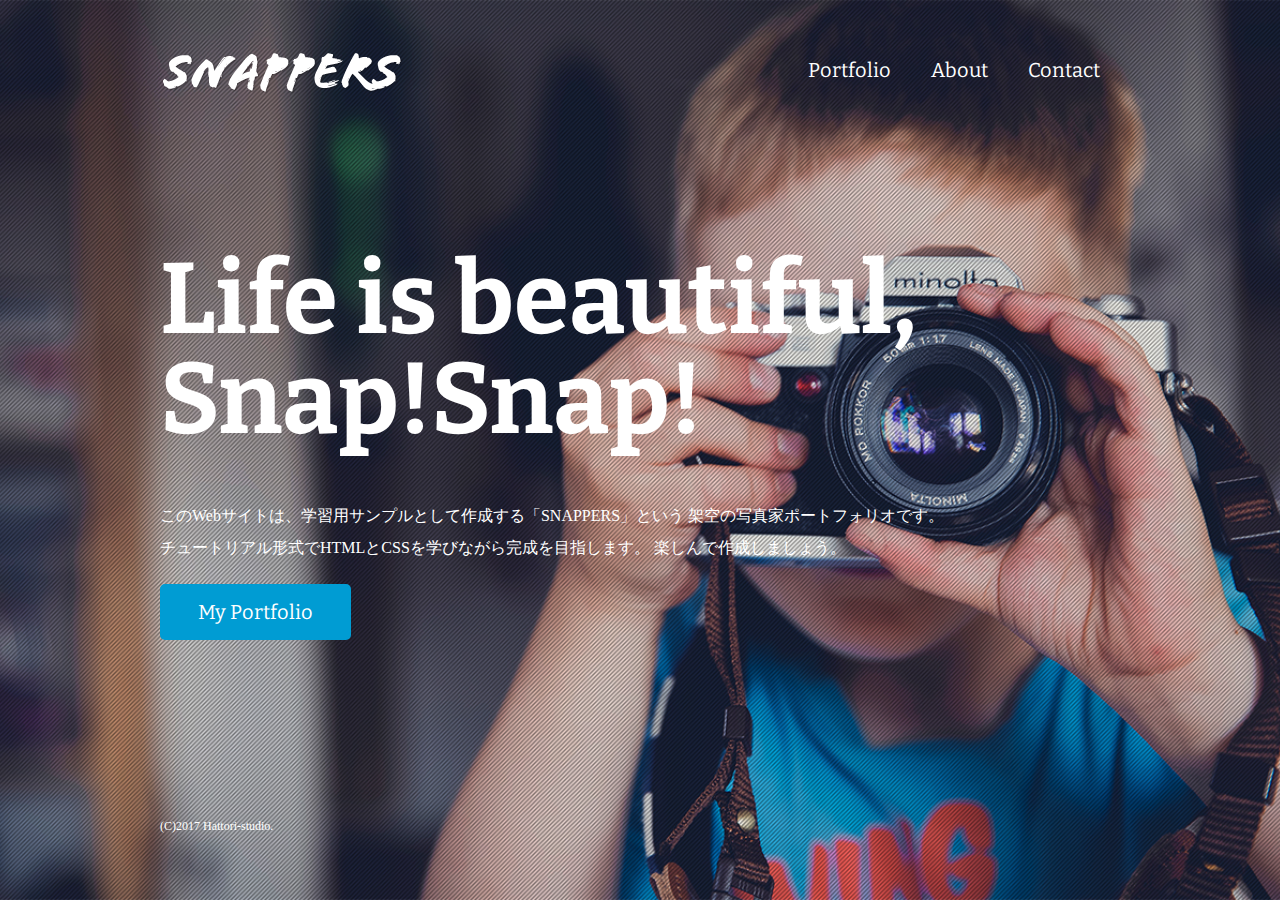
<file: snappers/no_10/index.html>
<!DOCTYPE html>
<html>
<head>
  <meta charset="UTF-8">
  <title>風景写真家「SNAPPERS」Official Website</title>
  <link href="https://fonts.googleapis.com/css?family=Bitter:400,700&display=swap" rel="stylesheet">
  <link href="./css/style.css" rel="stylesheet">
</head>
  <body id="index">
    <!-- header始まり -->
    <header>
      <div class="logo">
            <a href="./index.html"><img src="./images/logo.png" alt="SNAPPERS"></a>
      </div>
      <nav>
        <ul class="global-nav">
          <li><a href="./portfolio.html">Portfolio</a></li>
          <li><a href="./about.html">About</a></li>
          <li><a href="./contact.html">Contact</a></li>
        </ul>
      </nav>
  </header>
  <!-- header終わり -->
    <div id="wrap">
      <div class="content">
        <h1>Life is beautiful, Snap!Snap!</h1>
        <p>このWebサイトは、学習用サンプルとして作成する「SNAPPERS」という
          架空の写真家ポートフォリオです。<br>チュートリアル形式でHTMLとCSSを学びながら完成を目指します。
          楽しんで作成しましょう。</p>
        <p class="btn"><a href="./portfolo.html">My Portfolio</a></p>
      </div>
    </div>
    <footer>
    <small>(C)2017 Hattori-studio.</small>
  </footer>
  </body>
</html>
</file>
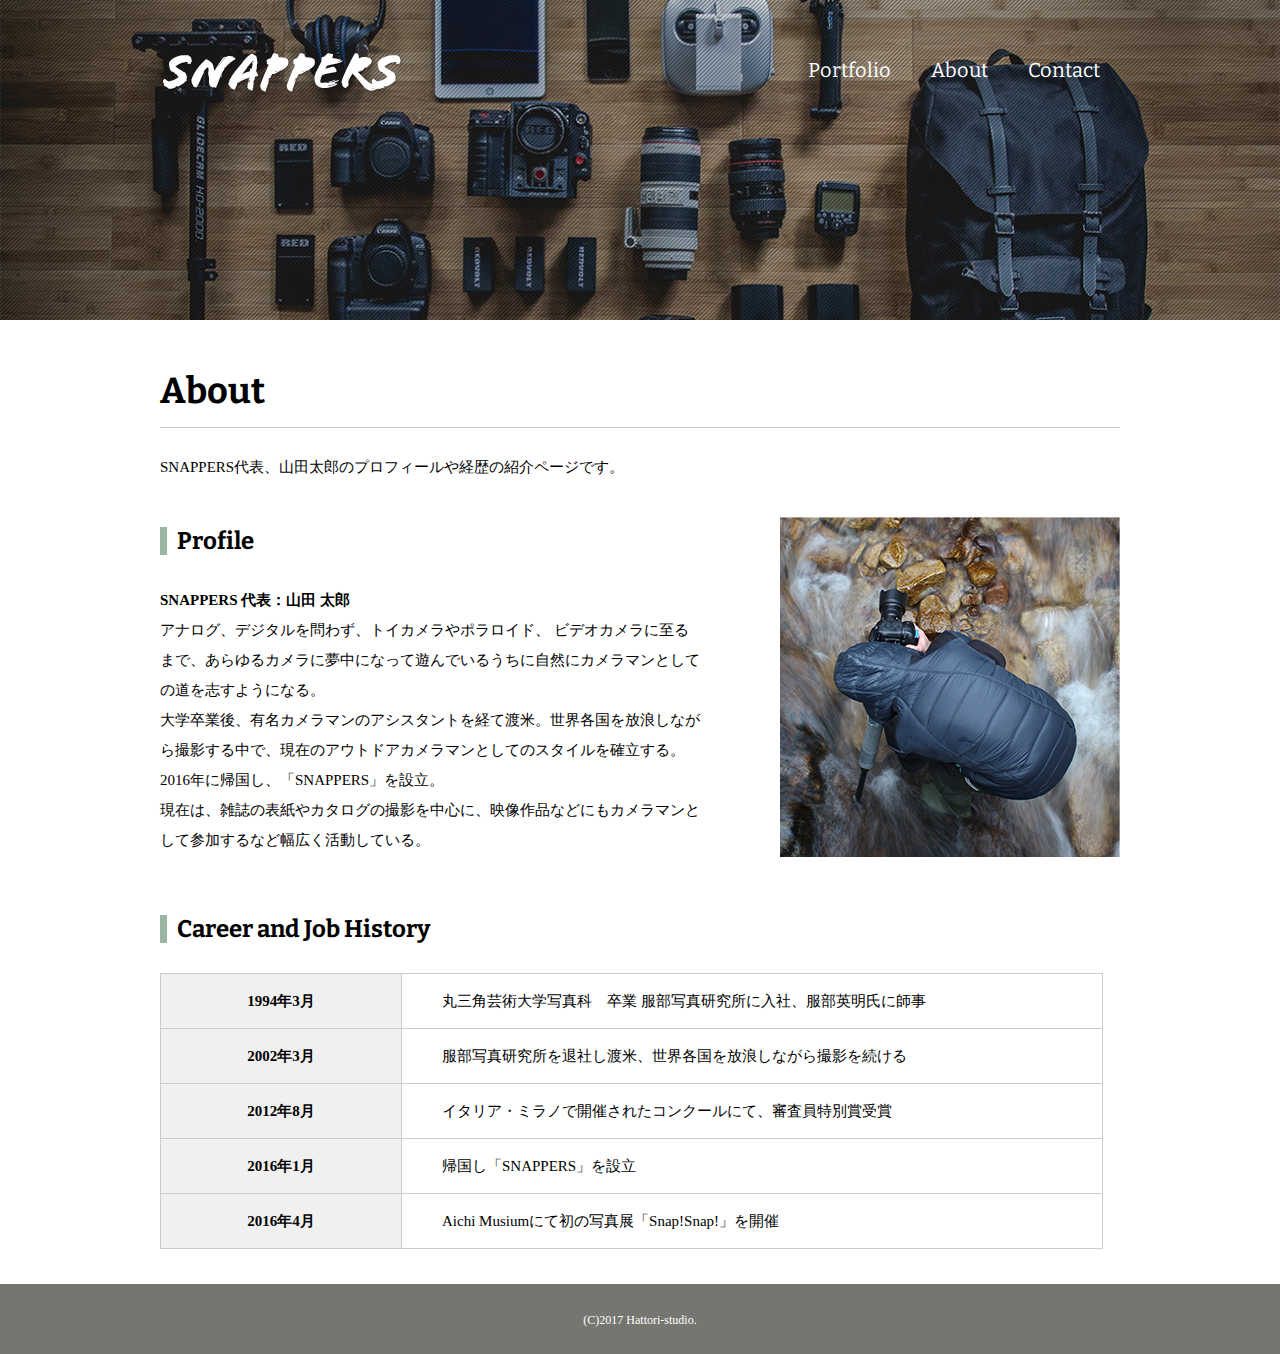
<file: snappers/no_10/about.html>
<!DOCTYPE html>
<html>
<head>
  <meta charset="UTF-8">
  <title>About｜風景写真家「SNAPPERS」</title>
  <link href="https://fonts.googleapis.com/css?family=Bitter:400,700&display=swap" rel="stylesheet">
  <link href="./css/style.css" rel="stylesheet">
</head>
  <body id="about">
    <!-- header始まり -->
    <header>
      <div class="logo">
            <a href="./index.html"><img src="./images/logo.png" alt="SNAPPERS"></a>
      </div>
      <nav>
        <ul class="global-nav">
          <li><a href="./portfolo.html">Portfolio</a></li>
          <li><a href="./about.html">About</a></li>
          <li><a href="./contact.html">Contact</a></li>
        </ul>
      </nav>
  </header>
  <!-- header終わり -->
    <div id="wrap">
      <div class="content">
        <div class="main-center">
          <h1>About</h1>
          <p>SNAPPERS代表、山田太郎のプロフィールや経歴の紹介ページです。</p>
          <section class="profile clearfix">
            <div class="profile-txt">
              <h2 class="icon">Profile</h2>
              <p><span>SNAPPERS 代表：山田 太郎</span><br>アナログ、デジタルを問わず、トイカメラやポラロイド、
                ビデオカメラに至るまで、あらゆるカメラに夢中になって遊んでいるうちに自然にカメラマンとしての道を志すようになる。
                <br>大学卒業後、有名カメラマンのアシスタントを経て渡米。世界各国を放浪しながら撮影する中で、現在のアウトドアカメラマンとしてのスタイルを確立する。
                2016年に帰国し、「SNAPPERS」を設立。<br>現在は、雑誌の表紙やカタログの撮影を中心に、映像作品などにもカメラマンとして参加するなど幅広く活動している。
              </p>
            </div>
            <img src="./images/about-profile.png" alt="山田太郎プロフィール画像" class="profile-image">
          </section>
          <section class="career">
            <h2 class="icon">Career and Job History</h2>
            <table>
              <tr>
                <th>1994年3月</th>
                <td>丸三角芸術大学写真科　卒業
                服部写真研究所に入社、服部英明氏に師事</td>
              </tr>
              <tr>
                <th>2002年3月</th>
                <td>服部写真研究所を退社し渡米、世界各国を放浪しながら撮影を続ける</td>
              </tr>
              <tr>
                <th>2012年8月</th>
                <td>イタリア・ミラノで開催されたコンクールにて、審査員特別賞受賞</td>
              </tr>
              <tr>
                <th>2016年1月</th>
                <td>帰国し「SNAPPERS」を設立</td>
              </tr>
              <tr>
                <th>2016年4月</th>
                <td>Aichi Musiumにて初の写真展「Snap!Snap!」を開催</td>
              </tr>
            </table>
        </div>
      </div>
    </div>
    <footer>
    <small>(C)2017 Hattori-studio.</small>
  </footer>
  </body>
</html>
</file>
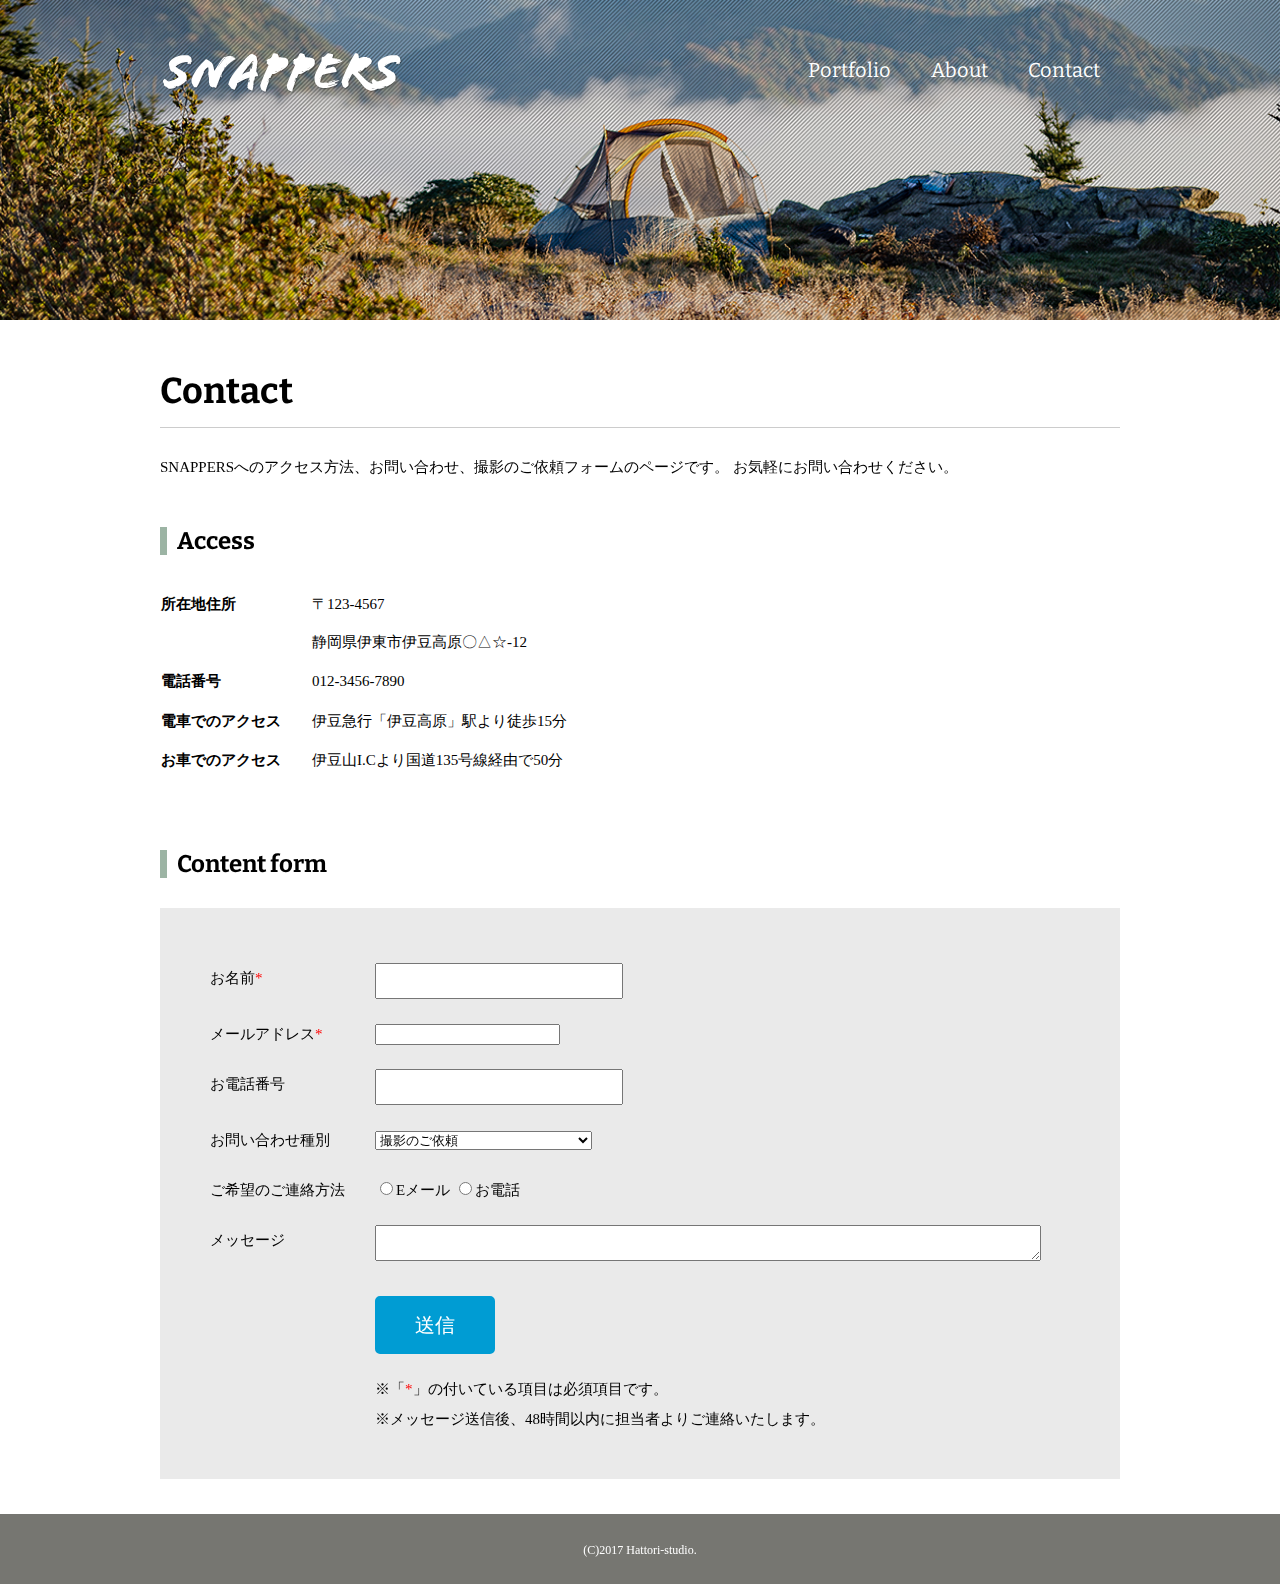
<file: snappers/no_10/contact.html>
<!DOCTYPE html>
<html>
<head>
  <meta charset="UTF-8">
  <title>Contact|風景写真家「SANPPERS」</title>
  <link href="https://fonts.googleapis.com/css?family=Bitter:400,700&display=swap" rel="stylesheet">
  <link href="./css/style.css" rel="stylesheet">
</head>
  <body id="contact">
    <!-- header始まり -->
    <header>
      <div class="logo">
            <a href="./index.html"><img src="./images/logo.png" alt="SNAPPERS"></a>
      </div>
      <nav>
        <ul class="global-nav">
          <li><a href="./portfolo.html">Portfolio</a></li>
          <li><a href="./about.html">About</a></li>
          <li><a href="./contact.html">Contact</a></li>
        </ul>
      </nav>
  </header>
  <!-- header終わり -->
    <div id="wrap">
      <div class="content">
        <div class="main-center">
          <h1>Contact</h1>
          <p>SNAPPERSへのアクセス方法、お問い合わせ、撮影のご依頼フォームのページです。
          お気軽にお問い合わせください。</p>
          <section class="access clearfix">
            <h2 class="icon">Access</h2>
            <table>
              <tr>
                <th>所在地住所</th>
                <td>〒123-4567<br>静岡県伊東市伊豆高原〇△☆-12</td>
              </tr>
              <tr>
                <th>電話番号</th>
                <td>012-3456-7890</td>
              </tr>
              <tr>
                <th>電車でのアクセス</th>
                <td>伊豆急行「伊豆高原」駅より徒歩15分</td>
              </tr>
              <tr>
                <th>お車でのアクセス</th>
                <td>伊豆山I.Cより国道135号線経由で50分</td>
              </tr>
            </table>
            <iframe src="https://www.google.com/maps/embed?pb=!1m18!1m12!1m3!1d3273.1516282199727!2d139.10599781472285!3d34.
            87753858123527!2m3!1f0!2f0!3f0!3m2!1i1024!2i768!4f13.1!3m3!1m2!1s0x6019dc91e6c93e4f%3A0xae7aa327d6680a4!2z5LyK6
            LGG6auY5Y6f6aeF!5e0!3m2!1sja!2sjp!4v1564673590695!5m2!1sja!2sjp"
            width="460" height="220" frameborder="0" style="border:0" allowfullscreen></iframe>
          </section>
          <section>
            <h2 class="icon">Content form</h2>
            <div class="form">
              <form>
                <dl>
                  <dt><span class="required">お名前</span></dt>
                  <dd><input type="text" name="name" class="name" required></dd>
                  <dt><span class="required">メールアドレス</span></dt>
                  <dd><input type="email" name="email" class="emal" required></dd>
                  <dt>お電話番号</dt>
                  <dd><input type="tel" name="tel" class="tel"></dd>
                  <dt>お問い合わせ種別</dt>
                  <dd>
                    <select name="type classtype">
                      <option value="撮影のご依頼">撮影のご依頼</option>
                      <option value="講演・各種メディア出演のご依頼">講演・各種メディア出演のご依頼</option>
                      <option value="その他お問い合わせ">その他お問い合わせ</option>
                    </select>
                  </dd>
                  <dt>ご希望のご連絡方法</dt>
                  <dd>
                    <input type="radio" name="contact" value="Eメール">Eメール
                    <input type="radio" name="contact" value="お電話">お電話
                  </dd>
                  <dt>メッセージ</dt>
                  <dd><textarea name="message" class="message"></textarea></dd>
                </dl>
                <button type="submit" name="btn">送信</button>
              </form>
              <div class="attention">
                <p>※「<span class="required"></span>」の付いている項目は必須項目です。<br>
                ※メッセージ送信後、48時間以内に担当者よりご連絡いたします。</p>
              </div>
            </div>
          </section>
        </div>
      </div>
    </div>
    <footer>
    <small>(C)2017 Hattori-studio.</small>
  </footer>
  </body>
</html>
</file>
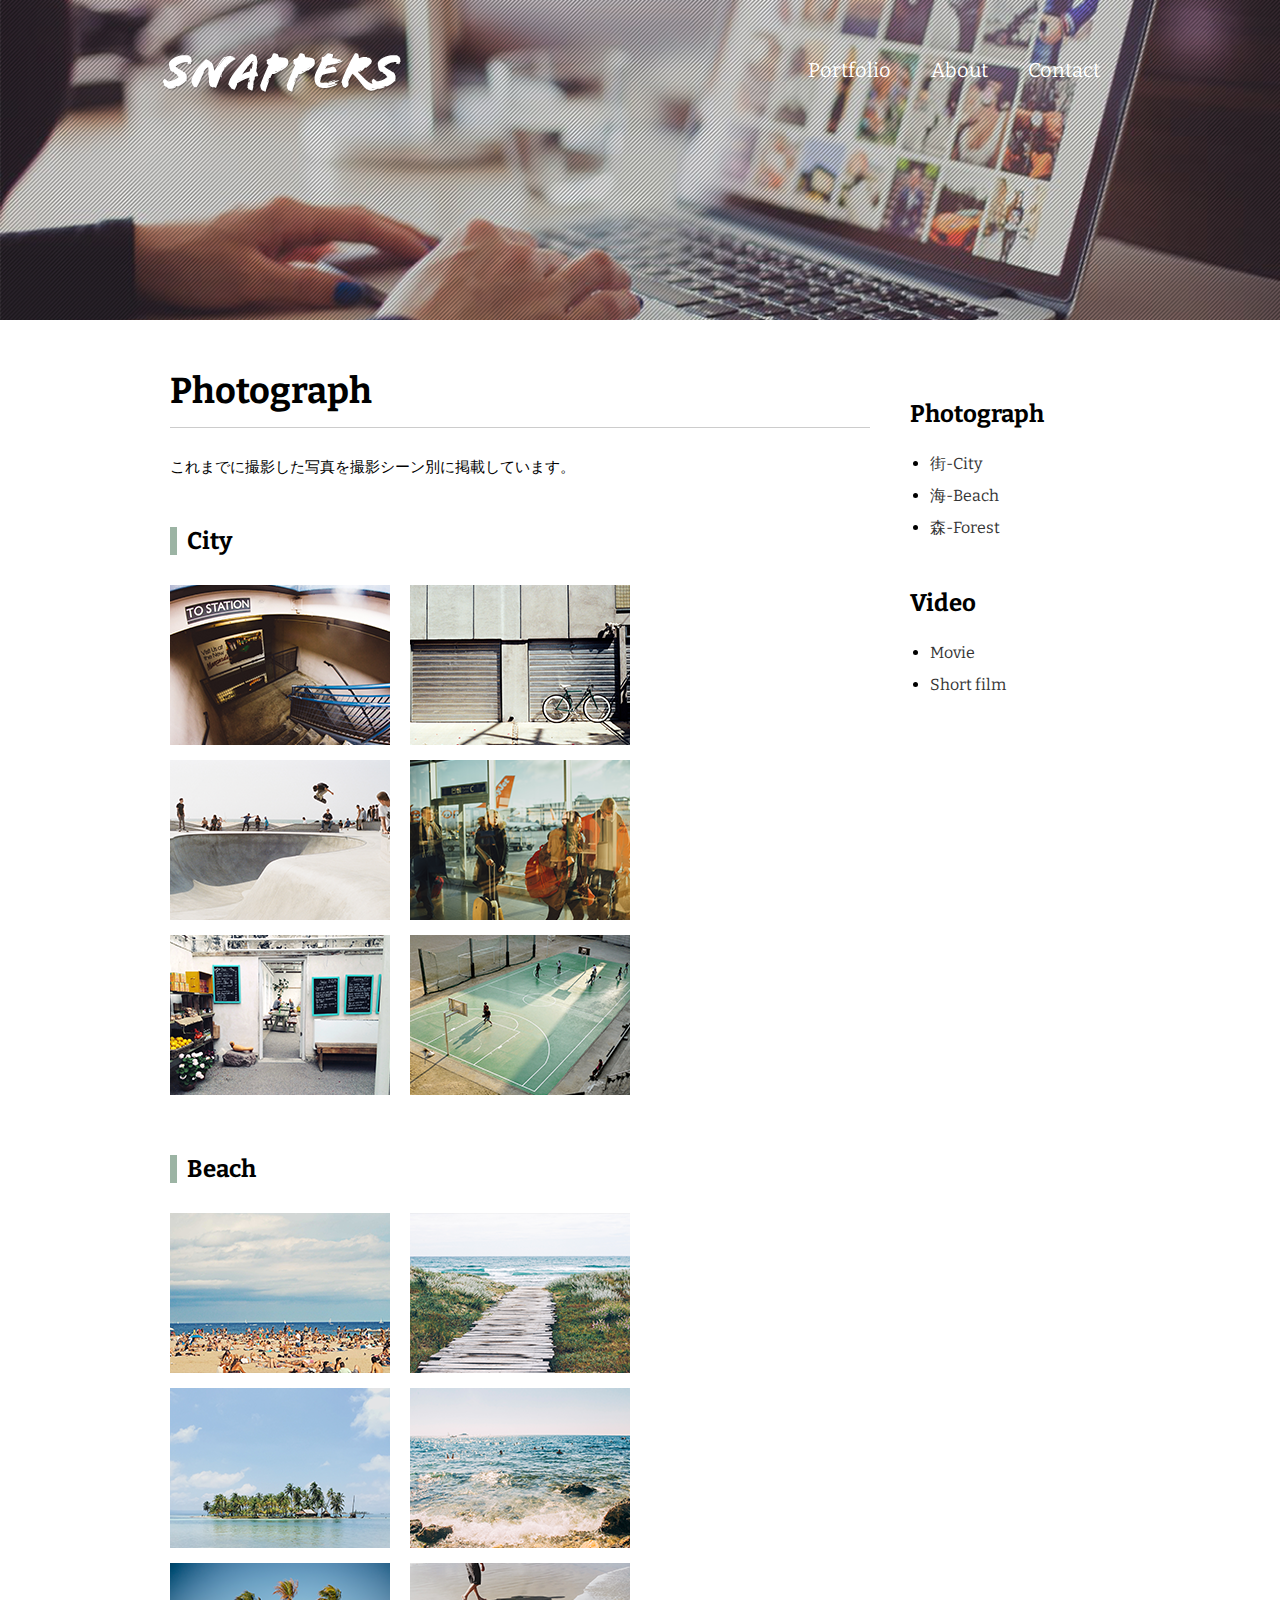
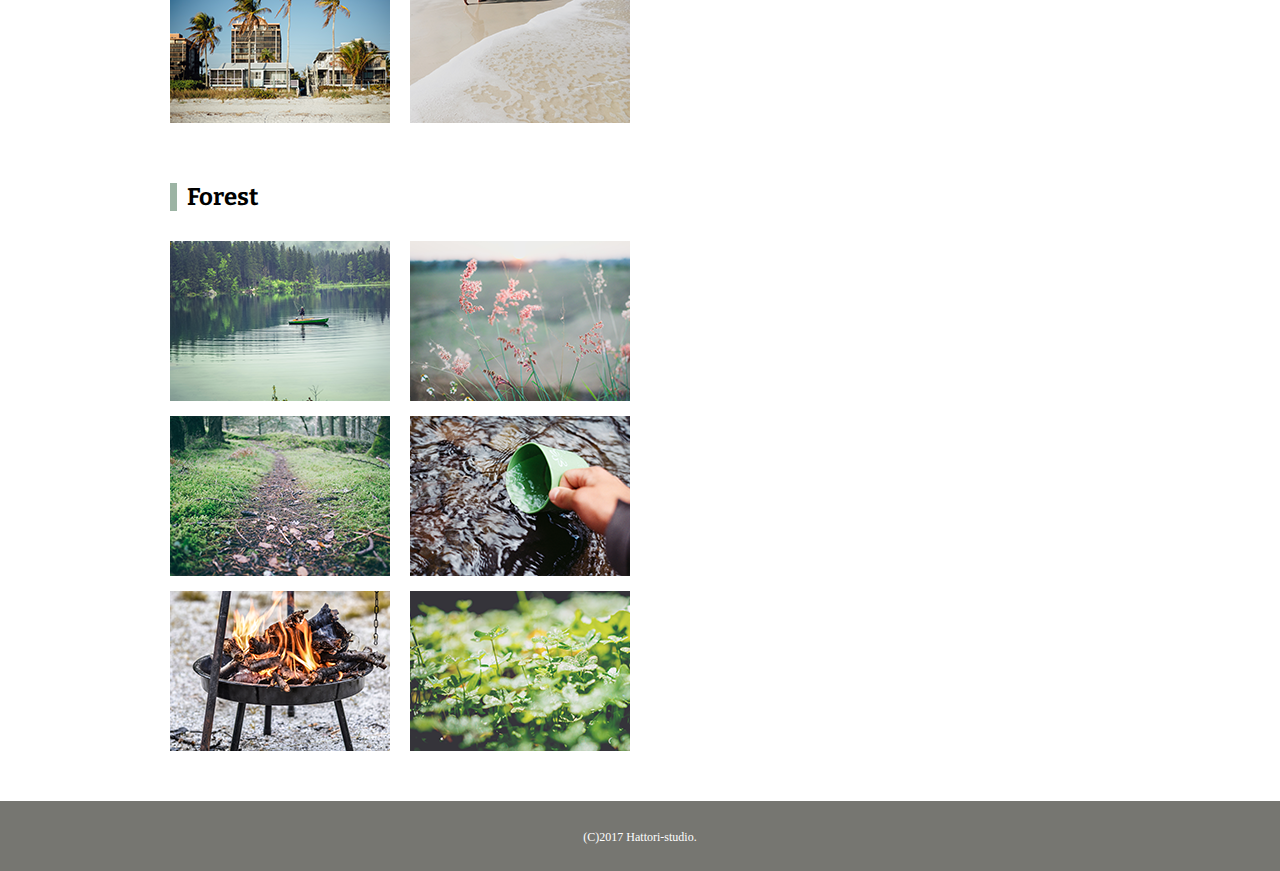
<file: snappers/no_10/photograph.html>
<!DOCTYPE html>
<html>
<head>
  <meta charset="UTF-8">
  <title>Photograph|風景写真家「SNAPPERS」</title>
  <link href="https://fonts.googleapis.com/css?family=Bitter:400,700&display=swap" rel="stylesheet">
  <link href="./css/style.css" rel="stylesheet">
</head>
  <body id="photograph">
    <!-- header始まり -->
    <header>
      <div class="logo">
            <a href="./index.html"><img src="./images/logo.png" alt="SNAPPERS"></a>
      </div>
      <nav>
        <ul class="global-nav">
          <li><a href="./portfolo.html">Portfolio</a></li>
          <li><a href="./about.html">About</a></li>
          <li><a href="./contact.html">Contact</a></li>
        </ul>
      </nav>
  </header>
  <!-- header終わり -->
    <div id="wrap" class="clearfix">
      <div class="content">
        <div class="main">
          <h1>Photograph</h1>
          <p>これまでに撮影した写真を撮影シーン別に掲載しています。</p>
          <section id="city">
            <h2 class="icon">City</h2>
            <ul class="clearfix photograph-list">
              <li><img src="./images/photograph-city-01.png" alt="駅への階段"></li>
              <li><img src="./images/photograph-city-02.png" alt="自転車とシャッター"></li>
              <li><img src="./images/photograph-city-03.png" alt="スケートパーク"></li>
              <li><img src="./images/photograph-city-04.png" alt="エアポート"></li>
              <li><img src="./images/photograph-city-05.png" alt="雑貨を扱う店舗"></li>
              <li><img src="./images/photograph-city-06.png" alt="ストリートバスケ"></li>
            </ul>
          </section>
          <section id="beach">
            <h2 class="icon">Beach</h2>
            <ul class="clearfix photograph-list">
              <li><img src="./images/photograph-beach-01.png" alt="海水浴場"></li>
              <li><img src="./images/photograph-beach-02.png" alt="ビーチへと続く道"></li>
              <li><img src="./images/photograph-beach-03.png" alt="離れ小島"></li>
              <li><img src="./images/photograph-beach-04.png" alt="岩場と波"></li>
              <li><img src="./images/photograph-beach-05.png" alt="ヤシの木"></li>
              <li><img src="./images/photograph-beach-06.png" alt="波打ち際"></li>
            </ul>
          </section>
          <section id="forest">
            <h2 class="icon">Forest</h2>
            <ul class="clearfix photograph-list">
              <li><img src="./images/photograph-forest-01.png" alt="池と小舟"></li>
              <li><img src="./images/photograph-forest-02.png" alt="可憐な花"></li>
              <li><img src="./images/photograph-forest-03.png" alt="森の小径"></li>
              <li><img src="./images/photograph-forest-04.png" alt="清流をカップで掬う"></li>
              <li><img src="./images/photograph-forest-05.png" alt="焚き火台"></li>
              <li><img src="./images/photograph-forest-06.png" alt="新芽と若葉"></li>
            </ul>
          </section>
        </div>
        <aside class="sidebar">
          <section>
            <h2>Photograph</h2>
            <ul>
              <li><a href="./photograph.html#city">街-City</a></li>
              <li><a href="./photograph.html#beach">海-Beach</a></li>
              <li><a href="./photograph.html#forest">森-Forest</a></li>
            </ul>
          </section>
          <section>
            <h2>Video</h2>
            <ul>
              <li><a href="./video.html#movie">Movie</a></li>
              <li><a href="./video.html#short-film">Short film</a></li>
            </ul>
          </section>
        </aside>
      </div>
    </div>
    <footer>
    <small>(C)2017 Hattori-studio.</small>
  </footer>
  </body>
</html>
</file>
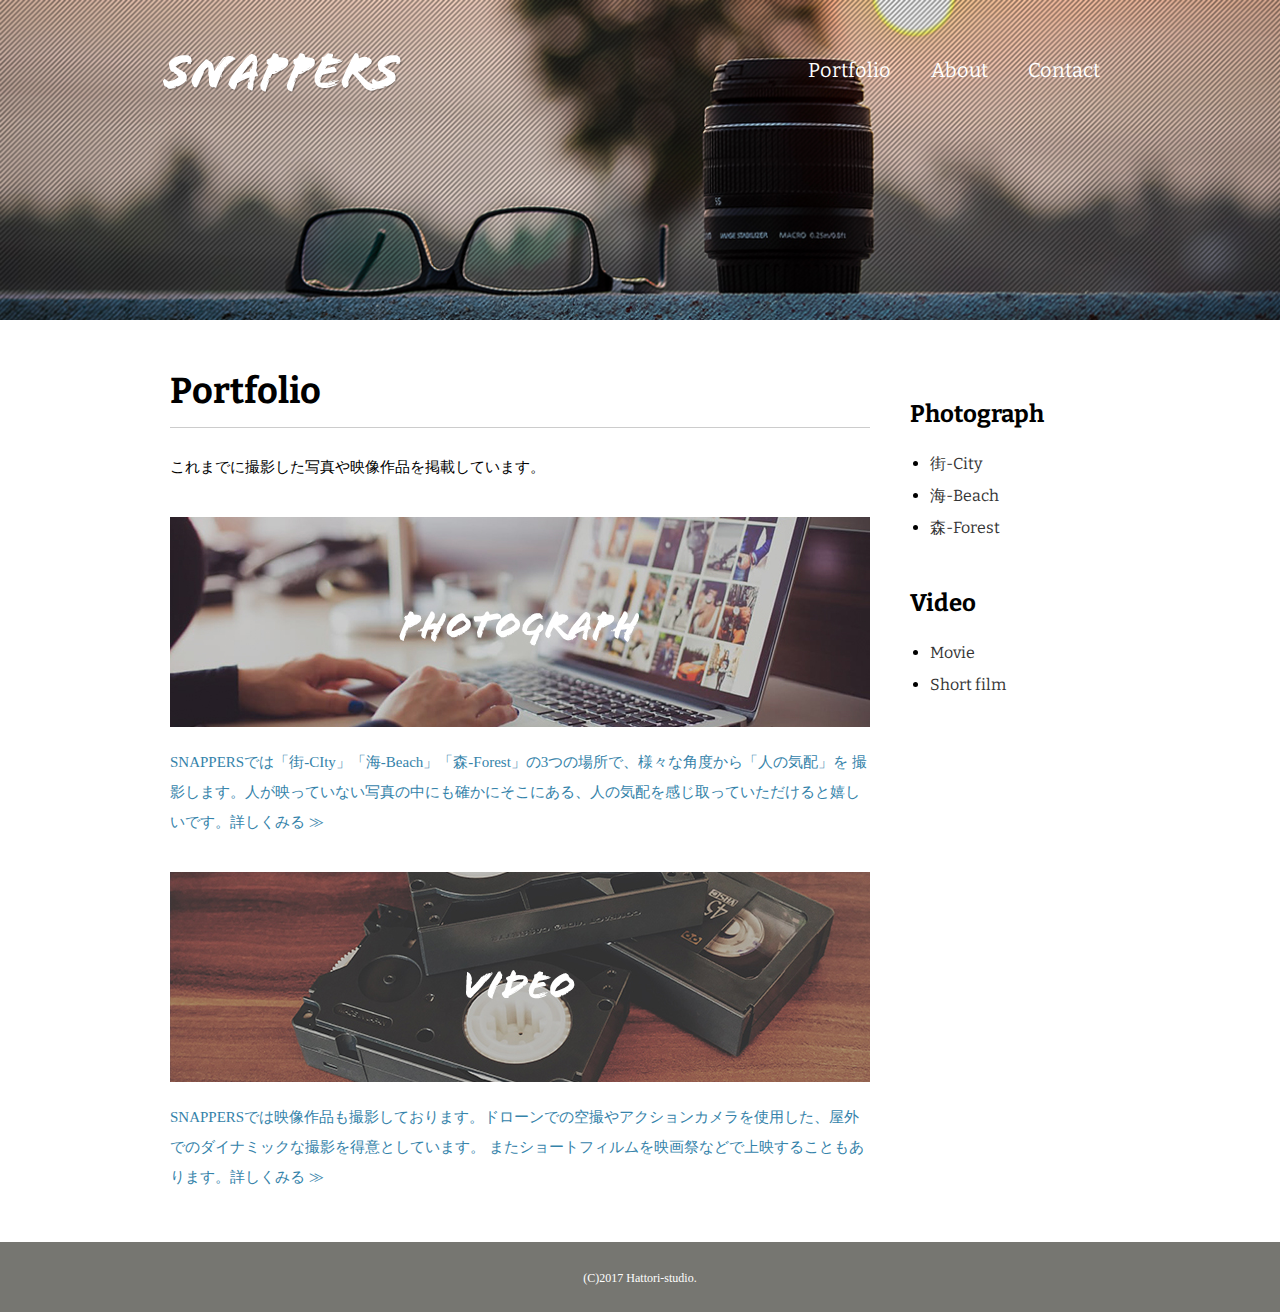
<file: snappers/no_10/portfolio.html>
<!DOCTYPE html>
<html>
<head>
  <meta charset="UTF-8">
  <meta name="viewport" content="width=device-width, initial-scale=1">
  <title>【Portfolio|風景写真家「SNAPPERS」</title>
  <link href="https://fonts.googleapis.com/css?family=Bitter:400,700&display=swap" rel="stylesheet">
  <link href="./css/style.css" rel="stylesheet">
</head>
  <body id="portfolio">
    <!-- header始まり -->
    <header>
      <div class="logo">
            <a href="./index.html"><img src="./images/logo.png" alt="SNAPPERS"></a>
      </div>
      <nav>
        <ul class="global-nav">
          <li><a href="./portfolo.html">Portfolio</a></li>
          <li><a href="./about.html">About</a></li>
          <li><a href="./contact.html">Contact</a></li>
        </ul>
      </nav>
  </header>
  <!-- header終わり -->
    <div id="wrap" class="clearfix">
      <div class="content">
        <div class="main">
          <h1>Portfolio</h1>
          <p>これまでに撮影した写真や映像作品を掲載しています。</p>
          <section>
          <h2><a href="./photograph.html"><img src="./images/portfolio-photo.jpg"
            alt="PHOTOGRAPH"</a></h2>
            <p>SNAPPERSでは「街-CIty」「海-Beach」「森-Forest」の3つの場所で、様々な角度から「人の気配」を
            撮影します。人が映っていない写真の中にも確かにそこにある、人の気配を感じ取っていただけると嬉しいです。<a href="photograph.html">詳しくみる ≫ </a></p>
          </section>
          <section>
          <h2><a href="./video.html"><img src="./images/portfolio-video.jpg"
            alt="VIDEO"</a></h2>
            <p>SNAPPERSでは映像作品も撮影しております。ドローンでの空撮やアクションカメラを使用した、屋外でのダイナミックな撮影を得意としています。
              またショートフィルムを映画祭などで上映することもあります。<a href="video.html">詳しくみる ≫ </a></p>
          </section>
        </div>
        <aside class="sidebar">
          <section>
            <h2>Photograph</h2>
            <ul>
              <li><a href="./photograph.html#city">街-City</a></li>
              <li><a href="./photograph.html#city">海-Beach</a></li>
              <li><a href="./photograph.html#city">森-Forest</a></li>
            </ul>
          </section>
          <section>
            <h2>Video</h2>
            <ul>
              <li><a href="./video.html#movie">Movie</a></li>
              <li><a href="./video.html#short-film">Short film</a></li>
            </ul>
          </section>
        </aside>
      </div>
    </div>
    <footer>
    <small>(C)2017 Hattori-studio.</small>
  </footer>
  </body>
</html>
</file>
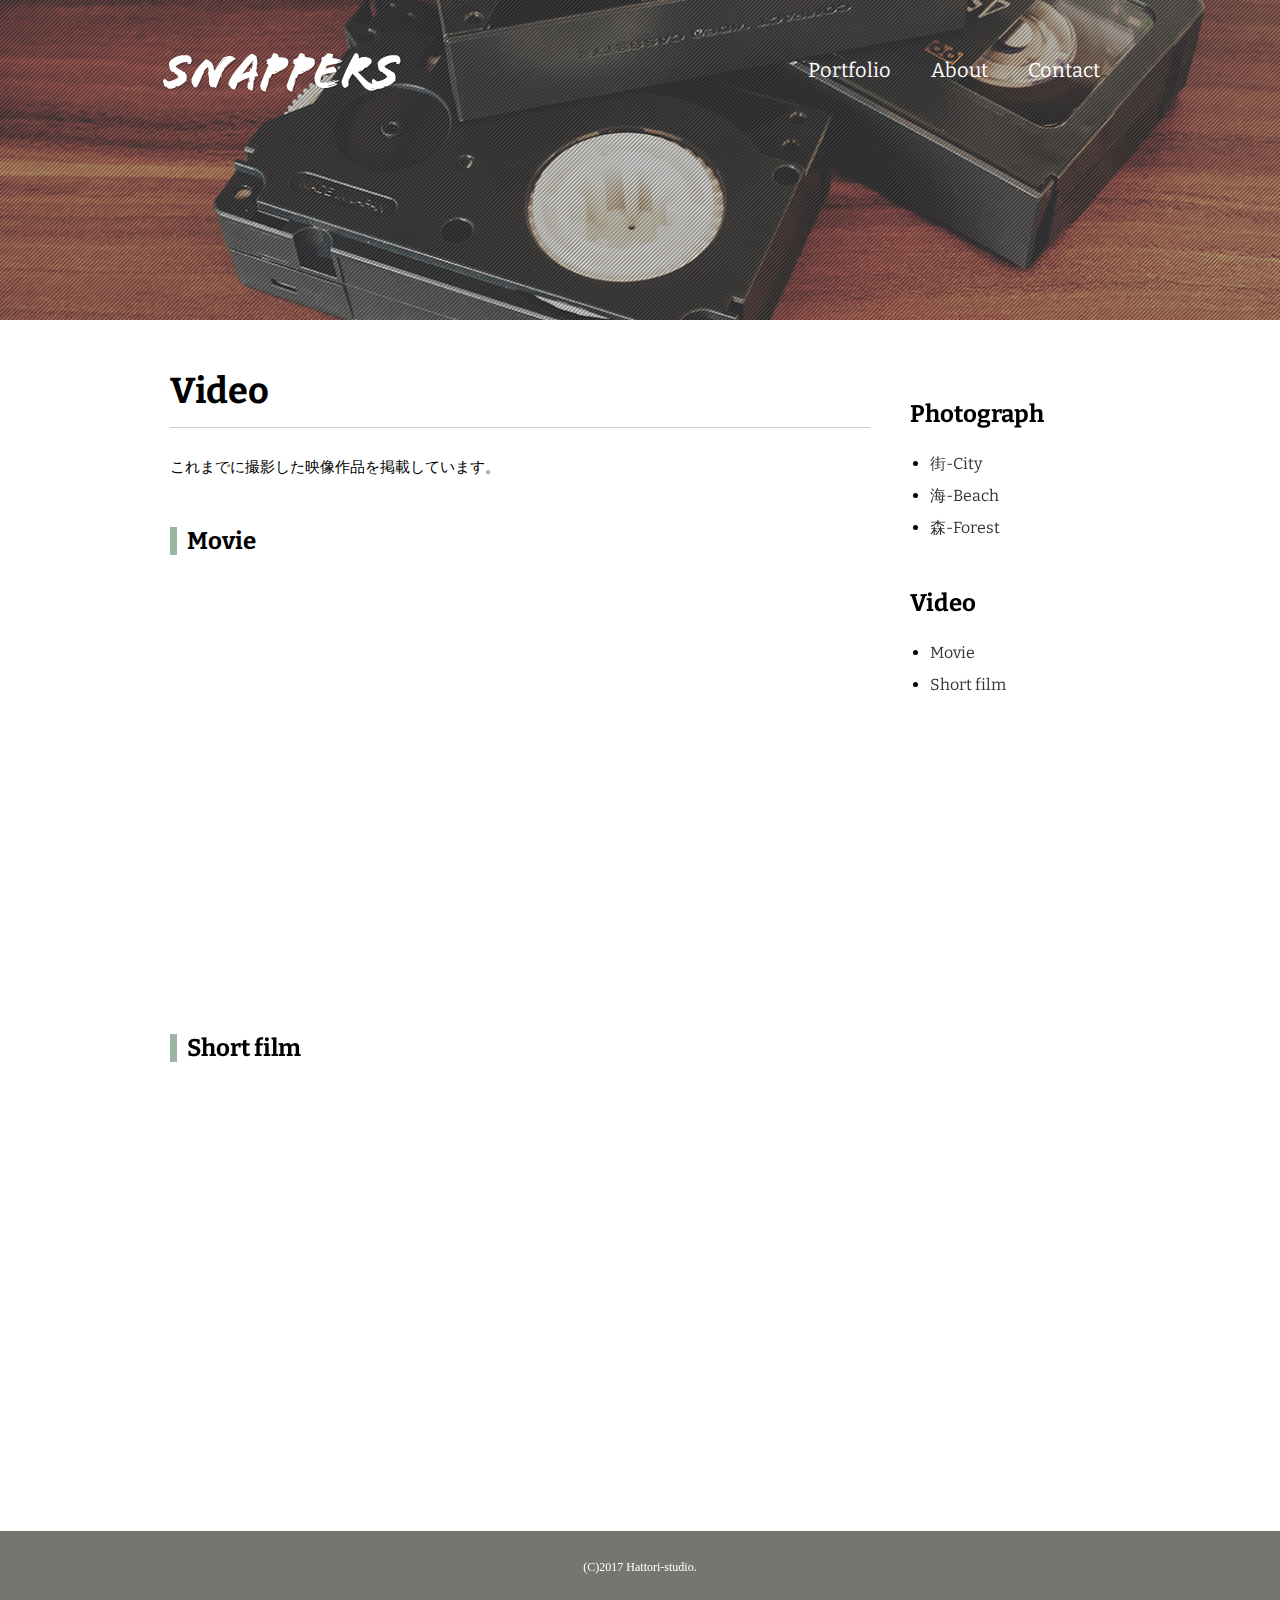
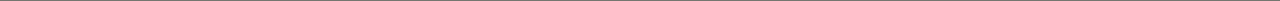
<file: snappers/no_10/video.html>
<!DOCTYPE html>
<html>
<head>
<meta charset="UTF-8">
<title>Video｜風景写真家「SNAPPERS」</title>
<link href="https://fonts.googleapis.com/css?family=Bitter:400,700" rel="stylesheet">
<link href="./css/style.css" rel="stylesheet">
</head>
<body id="video">

  <!-- header始まり -->
  <header>
    <div class="logo">
      <a href="index.html"><img src="./images/logo.png" alt="SNAPPERS"></a>
    </div>
    <nav>
      <ul class="global-nav">
        <li><a href="./portfolio.html">Portfolio</a></li>
        <li><a href="./about.html">About</a></li>
        <li><a href="./contact.html">Contact</a></li>
      </ul>
    </nav>
  </header>

  <!-- header終わり -->

  <!-- wrap始まり -->
  <div id="wrap" class="clearfix">
    <div class="content">
      <div class="main">
        <h1>Video</h1>
        <p>これまでに撮影した映像作品を掲載しています。</p>
        <section id="movie">
          <h2 class="icon">Movie</h2>
          <iframe width="700" height="394"
          src="https://www.youtube.com/embed/DgNOX9lfck8" frameborder="0" allowfullscreen></iframe>
        </section>
				<section id="short-film">
          <h2 class="icon">Short film</h2>
          <iframe width="700" height="394"
          src="https://www.youtube.com/embed/4__FmBL6yUI" frameborder="0" allowfullscreen></iframe>
        </section>
      </div>
      <aside class="sidebar">
        
        <section>
          <h2>Photograph</h2>
          <ul>
            <li><a href="./photograph.html#city">街-City</a></li>
            <li><a href="./photograph.html#beach">海-Beach</a></li>
            <li><a href="./photograph.html#forest">森-Forest</a></li>
          </ul>
        </section>
        <section>
          <h2>Video</h2>
          <ul>
            <li><a href="./video.html#movie">Movie</a></li>
            <li><a href="./video.html#short">Short film</a></li>
          </ul>
        </section>
      </aside>
    </div>
  </div>
  <!-- wrap終わり -->

  <!-- footer始まり -->
  <footer>
    <small>(C)2017 Hattori-studio.</small>
  </footer>
  <!-- footer終わり -->

</body>
</html>
</file>
<file: snappers/no_10/css/style.css>
@charset "utf-8";

body {
  margin: 0;
  padding: 0;
  background-color: #cccccc;
  color: #3333333;
  font-size: 15px;
  line-height: 2;
}

p, h1, h2, h3, h4, h5, h6 {
  margin-top: 0;
}

img {
  vertical-align: bottom;
}

ul {
  margin: 0;
  padding: 0;
}

a {
  color: #3583aa;
  text-decoration: none;
}

a:visited {
  color: #788d98;
}

a:hover {
  text-decoration: underline;
}

header  {
  width: 960px;
  height: 100px;
  margin: 0 auto;
}

.logo {
  float: left;
  margin-top: 50px;
}

.global-nav {
  float: right;
  margin-top: 50px;
}

.global-nav li {
  float: left;
  margin: 0 20px;
  font-size: 20px;
  list-style: none;
  font-family: 'Bitter', serif;
}

.global-nav li a {
  color: #ffffff;
}

.global-nav li a:hover {
  border-bottom: 2px solid #ffffff;
  padding-bottom: 3px;
  text-decoration: none;
}

#wrap {
  clear: both;
  background-color: #ffffff;
  margin-top: 220px;
  padding: 35px 0;
}

.content {
  width: 960px;
  margin: 0 auto;
}

footer {
  text-align: center;
  color: #ffffff;
  padding: 20px 0;
  background-color: #767671;
}

footer small {
  font-size: 12px;
}

#index h1 {
  font-size: 100px;
  line-height: 1;
  color: #ffffff;
  font-family: 'Bitter', serif;
  margin-bottom: 50px;
  border: none;
}

#index .content{
    margin-top: 150px;
}

#index p {
  font-size: 16px;
  color: #ffffff;
}

.btn a {
  background-color: #009cd3;
  color: #ffffff;
  font-size: 20px;
  font-family: 'Bitter', serif;
  width: 185px;
  display: block;
  text-align: center;
  line-height: 50px;
  margin-top: 20px;
  border-radius: 5px;
  border: 3px solid #009cd3;
}

.btn a:hover {
  text-decoration: none;
  background-color: #ffffff;
  color: #009cd3;
}

#index footer {
  width: 960px;
  margin: 150px auto 0 auto;
  text-align: left;
  background-color: transparent;
}

#index {
  background-image: url(../images/bg-index.jpg);
  background-repeat: no-repeat;
  background-position: center center;
  background-attachment: fixed;
  background-size: cover;
}

#about {
  background-image: url(../images/bg-about.jpg);
  background-repeat: no-repeat;
  background-position: center top;
  background-attachment: fixed;
  background-size: 100% auto;
}

.margin-center {
  width: 940px;
  margin: 0 auto;
}

h1  {
  font-family: 'Bitter', serif;
  font-size: 36px;
  border-bottom: 1px solid #cccccc;
}

h2 {
  font-family: 'Bitter', serif;
  font-size: 24px;
}

.icon:before {
  content: "";
  padding-right: 10px;
  border-left: 7px solid #9cb4a4;
}

#about .profile-txt {
  width: 540px;
  float: left;
}

#about .profile-txt span {
  font-weight: bold;
}

#about .profile-image {
  float: right;
}

.clearfix:after {
  content:"";
  display: block;
  clear: both;
}

section {
  margin-top: 35px;
}

#about .career th{
  width: 240px;
  background-color: #f0f0f0;
  padding: 12px 0;
  border: 1px solid #cccccc;
}

#about .career td {
  width: 660px;
  padding: 12px 0 12px 40px;
  border: 1px solid #cccccc;
}

table {
  border-spacing: 0;
  border-collapse: collapse;
}

#index #wrap {
  background-color: transparent;
  margin-top: 0;
  padding: 0;
}

#portfolio {
  background-image: url(../images/bg-portfolio.jpg);
  background-repeat: no-repeat;
  background-position: center top;
  background-attachment: fixed;
  background-size: 100% auto;
}

.main {
  width: 700px;
  margin: 0 10px;
  float: left;
}

.sidebar {
  width: 200px;
  margin: 0 10px 0 30px;
  float: right;
  font-family: 'Bitter', serif;
}

a img:hover {
  opacity: 0.8;
}

.sidebar h2 {
  margin-bottom: 10px;
}

.sidebar ul {
  font-size: 16px;
  margin-left: 20px;
}

.sidebar ul a {
  color: #333333;
}

#photograph {
  background-image: url(../images/bg-photograph.jpg);
  background-repeat: no-repeat;
  background-position: center top;
  background-attachment: fixed;
  background-size: 100% auto;
}

#photograph .photograph-list li {
  float: left;
  list-style: none;
  margin: 0 20px 15px 0;
}

#photograph .photograph li:nth-child(3n) {
  margin-right: 0;
}

#video {
  background-image: url(../images/bg-video.jpg);
  background-repeat: no-repeat;
  background-position: center top;
  background-attachment: fixed;
  background-size: 100% auto;
}

#contact {
  background-image: url(../images/bg-contact.jpg);
  background-repeat: no-repeat;
  background-position: center top;
  background-attachment: fixed;
  background-size: 100% auto;
}

#contact .access table{
  float: left;
}

#contact .access th,
#contact .access td {
  text-align: left;
  vertical-align: top;
  line-height: 2.5;
}

#contact .access td {
  padding-left: 30px;
}

#contact .access iframe {
  width: 460px;
  float: right;
}

#contact .form {
  background-color: #eaeaea;
  padding: 30px 50px;
}

#contact .form dl dt {
  width: 165px;
  padding: 10px 0;
  float: left;
  clear: both;
}

#contact .form dl dd {
  padding: 10px 0;
}

#contact .form .name {
  width: 240px;
  height: 30px;
}

#contact .form .email {
  width: 300px;
  height: 30px;
}

#contact .form .tel {
  width: 240px;
  height: 30px;
}

#contact .form .type {
  width: 180px;
  height: 30px;
}

#contact .form .message {
  width: 660px;
  height: 30px;
}

#contact .form button {
  background-color: #009cd3;
  color: #ffffff;
  font-size: 20px;
  width: 120px;
  display: block;
  text-align: center;
  line-height: 50px;
  border-radius: 5px;
  border: 3px solid #009cd3;
  margin-left: 165px;
}

#contact .form button:hover {
  background-color: #ffffff;
  color: #009cd3;
  cursor: pointer;
}

#contact .form .required::after {
  content: "*";
  color: #ff0000;
}

#contact .form .attention {
  margin: 20px 0 0 165px;
}

@media screen and (max-width:600px) {
/*画面サイズが600px以下の場合に適用*/

    body {
      font-size: 3.5vw;
    }

    h1 {
      font-size: 7.2vw;
    }

    h2 {
      font-size: 6vw;
    }

    header {
      width: auto;
      margin: 0 5%;
    }

    .logo {
      float: none;
      margin-top: 60px;
      text-align: center;
    }

    .global-nav {
      float: none;
      margin-top: 40px;
      text-align: center;
    }

    .global-nav li {
      display: inline;
      float: none;
      margin: 0 8px;
    }

    #wrap {
      margin-top: 40px;
      padding: 35px 0 0;
    }

    .content {
      width: 100%;
    }

    .main {
      float: none;
      width: auto;
      margin: 0 5%
    }

    h2 img {
      max-width: 100%
    }

    #portfolio {
      background-image: url(../images/bg-portfolio-sp.jpg);
    }

    .sidebar {
      width: auto;
      float: none;
      margin: 0;
      padding: 30px 10px 10px;
      background-color: #f7f6f4;
    }
}
</file>
